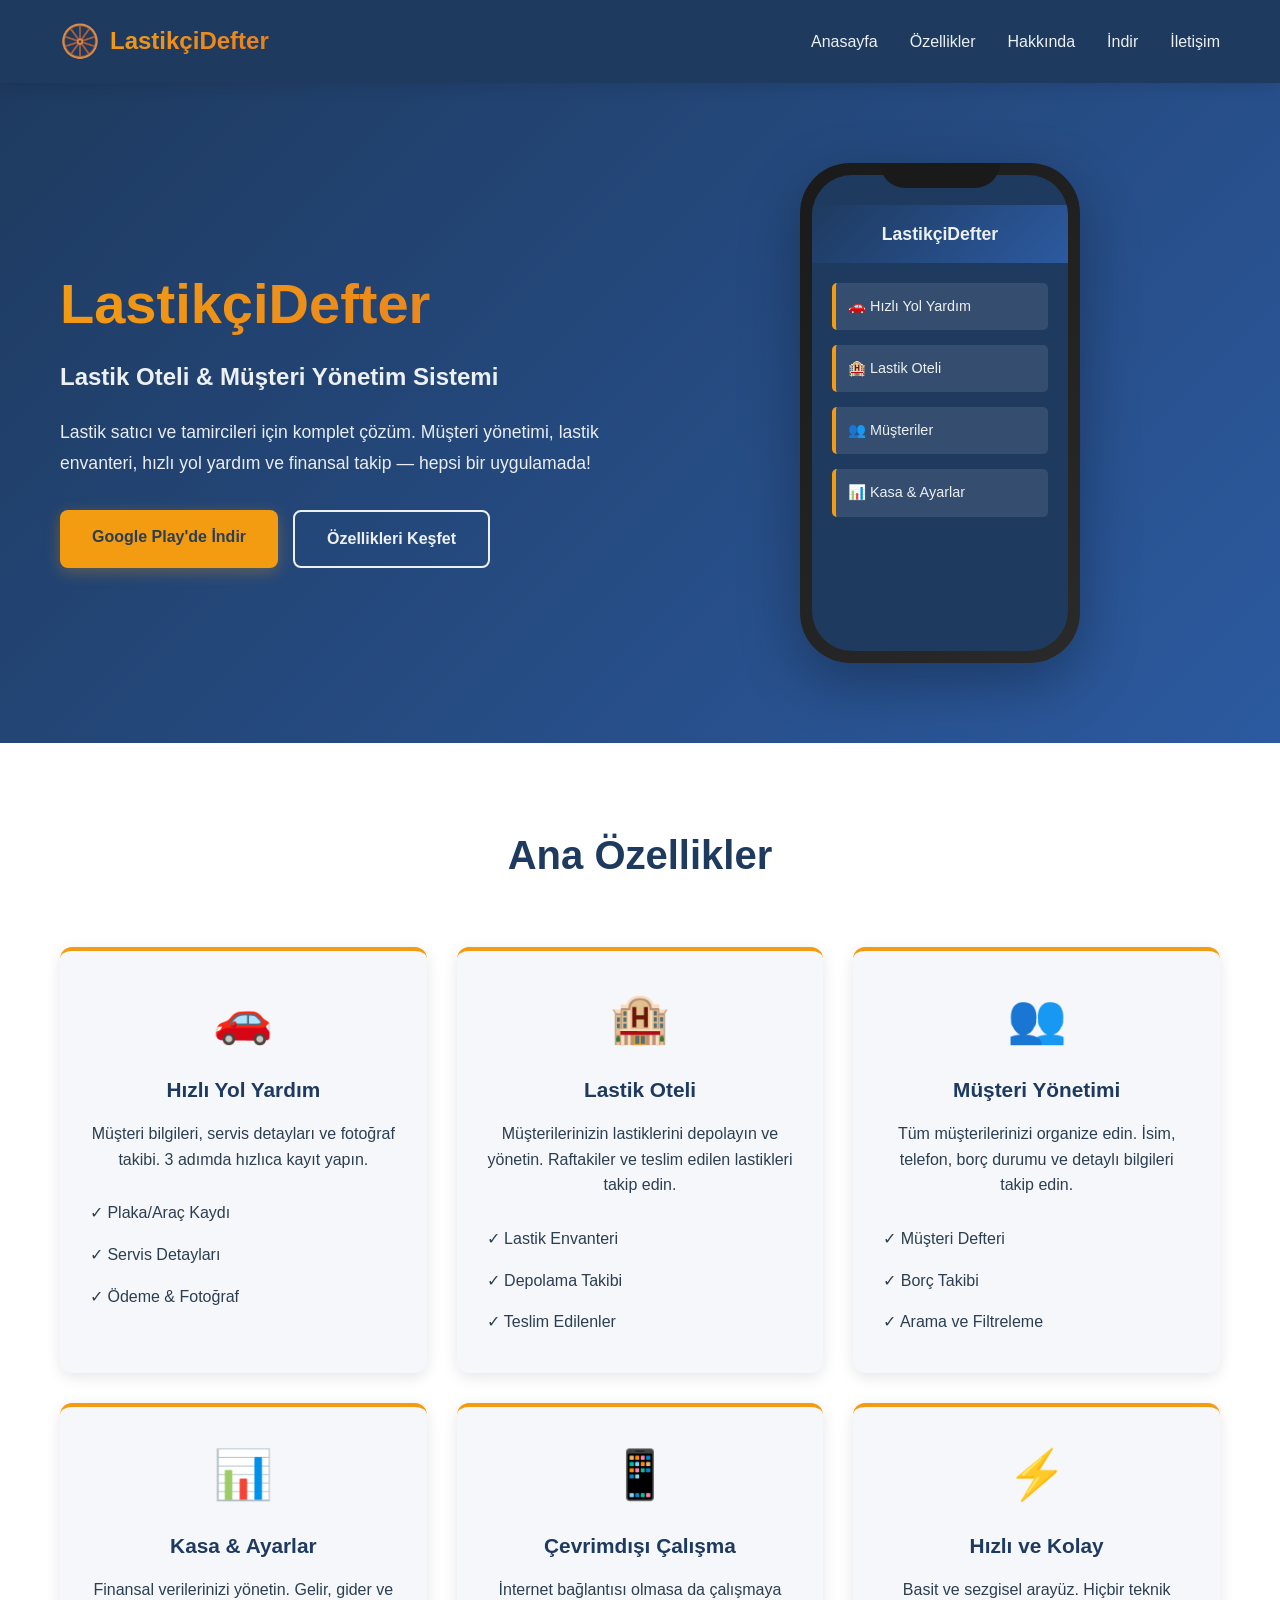
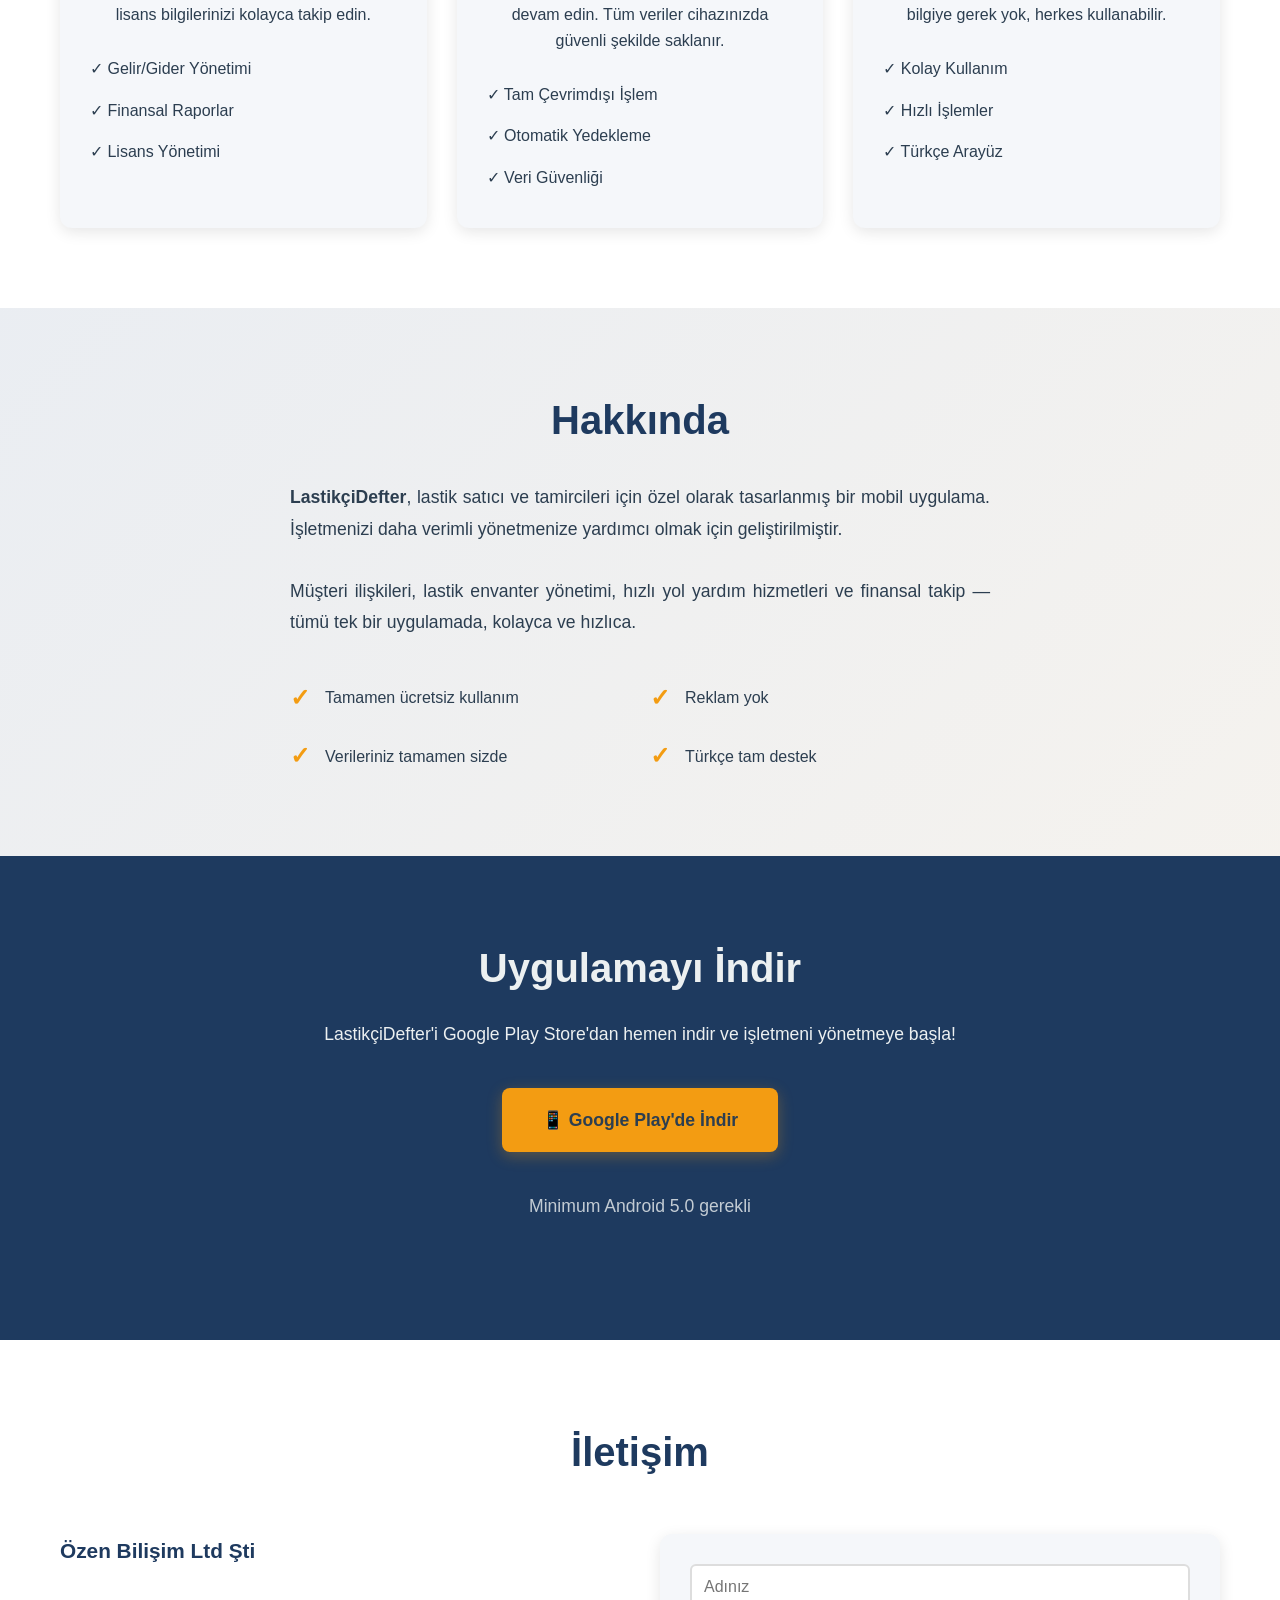
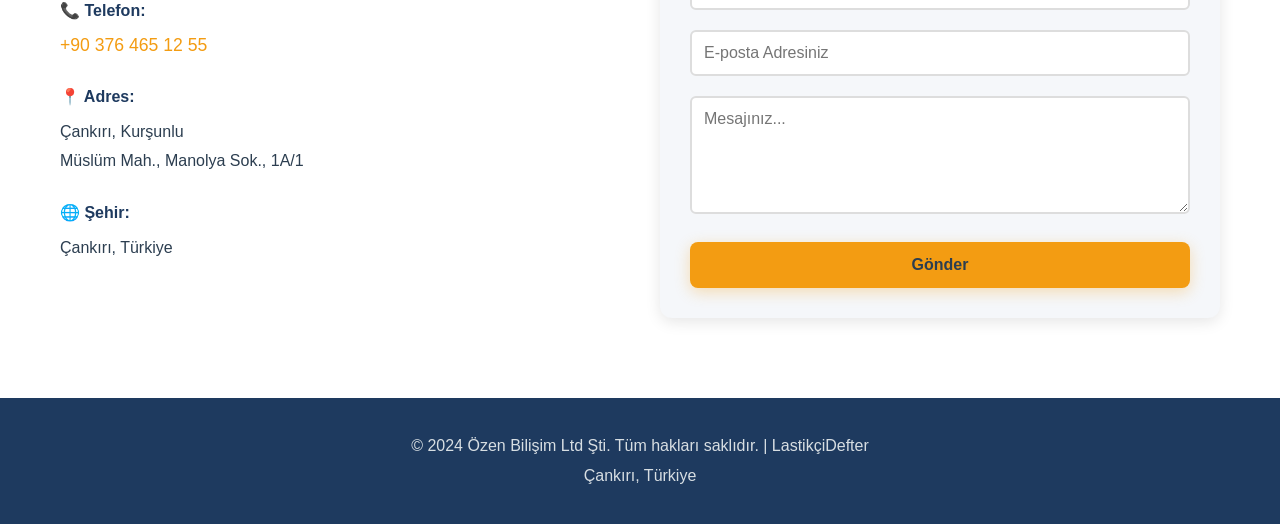
<file: index.html>
<!DOCTYPE html>
<html lang="tr">
<head>
    <meta charset="UTF-8">
    <meta name="viewport" content="width=device-width, initial-scale=1.0">
    <meta name="description" content="LastikçiDefter - Lastik Oteli, Hızlı Yol Yardım ve Müşteri Yönetim Sistemi">
    <meta name="keywords" content="lastik, oteli, hızlı yol yardım, müşteri yönetimi, defter">
    <meta name="author" content="Özen Bilişim Ltd Şti">
    <title>LastikçiDefter - Lastik Oteli & Müşteri Yönetim Uygulaması</title>
    <link rel="stylesheet" href="style.css">
    <link rel="canonical" href="https://atakanunver.github.io/lastikci-defter-web/">
</head>
<body>
    <!-- Navigation -->
    <nav class="navbar">
        <div class="container">
            <div class="logo">
                <span class="logo-icon">🛞</span>
                <span class="logo-text">LastikçiDefter</span>
            </div>
            <ul class="nav-links">
                <li><a href="#home">Anasayfa</a></li>
                <li><a href="#features">Özellikler</a></li>
                <li><a href="#about">Hakkında</a></li>
                <li><a href="#download">İndir</a></li>
                <li><a href="#contact">İletişim</a></li>
            </ul>
        </div>
    </nav>

    <!-- Hero Section -->
    <section id="home" class="hero">
        <div class="container">
            <div class="hero-content">
                <h1>LastikçiDefter</h1>
                <p class="hero-subtitle">Lastik Oteli & Müşteri Yönetim Sistemi</p>
                <p class="hero-description">
                    Lastik satıcı ve tamircileri için komplet çözüm. Müşteri yönetimi, lastik envanteri, 
                    hızlı yol yardım ve finansal takip — hepsi bir uygulamada!
                </p>
                <div class="hero-buttons">
                    <a href="#download" class="btn btn-primary">Google Play'de İndir</a>
                    <a href="#features" class="btn btn-secondary">Özellikleri Keşfet</a>
                </div>
            </div>
            <div class="hero-image">
                <div class="phone-mockup">
                    <div class="phone-screen">
                        <div class="app-preview">
                            <div class="app-header">LastikçiDefter</div>
                            <div class="app-content">
                                <div class="feature-item">🚗 Hızlı Yol Yardım</div>
                                <div class="feature-item">🏨 Lastik Oteli</div>
                                <div class="feature-item">👥 Müşteriler</div>
                                <div class="feature-item">📊 Kasa & Ayarlar</div>
                            </div>
                        </div>
                    </div>
                </div>
            </div>
        </div>
    </section>

    <!-- Features Section -->
    <section id="features" class="features">
        <div class="container">
            <h2>Ana Özellikler</h2>
            <div class="features-grid">
                <!-- Feature 1 -->
                <div class="feature-card">
                    <div class="feature-icon">🚗</div>
                    <h3>Hızlı Yol Yardım</h3>
                    <p>Müşteri bilgileri, servis detayları ve fotoğraf takibi. 3 adımda hızlıca kayıt yapın.</p>
                    <ul class="feature-list">
                        <li>✓ Plaka/Araç Kaydı</li>
                        <li>✓ Servis Detayları</li>
                        <li>✓ Ödeme & Fotoğraf</li>
                    </ul>
                </div>

                <!-- Feature 2 -->
                <div class="feature-card">
                    <div class="feature-icon">🏨</div>
                    <h3>Lastik Oteli</h3>
                    <p>Müşterilerinizin lastiklerini depolayın ve yönetin. Raftakiler ve teslim edilen lastikleri takip edin.</p>
                    <ul class="feature-list">
                        <li>✓ Lastik Envanteri</li>
                        <li>✓ Depolama Takibi</li>
                        <li>✓ Teslim Edilenler</li>
                    </ul>
                </div>

                <!-- Feature 3 -->
                <div class="feature-card">
                    <div class="feature-icon">👥</div>
                    <h3>Müşteri Yönetimi</h3>
                    <p>Tüm müşterilerinizi organize edin. İsim, telefon, borç durumu ve detaylı bilgileri takip edin.</p>
                    <ul class="feature-list">
                        <li>✓ Müşteri Defteri</li>
                        <li>✓ Borç Takibi</li>
                        <li>✓ Arama ve Filtreleme</li>
                    </ul>
                </div>

                <!-- Feature 4 -->
                <div class="feature-card">
                    <div class="feature-icon">📊</div>
                    <h3>Kasa & Ayarlar</h3>
                    <p>Finansal verilerinizi yönetin. Gelir, gider ve lisans bilgilerinizi kolayca takip edin.</p>
                    <ul class="feature-list">
                        <li>✓ Gelir/Gider Yönetimi</li>
                        <li>✓ Finansal Raporlar</li>
                        <li>✓ Lisans Yönetimi</li>
                    </ul>
                </div>

                <!-- Feature 5 -->
                <div class="feature-card">
                    <div class="feature-icon">📱</div>
                    <h3>Çevrimdışı Çalışma</h3>
                    <p>İnternet bağlantısı olmasa da çalışmaya devam edin. Tüm veriler cihazınızda güvenli şekilde saklanır.</p>
                    <ul class="feature-list">
                        <li>✓ Tam Çevrimdışı İşlem</li>
                        <li>✓ Otomatik Yedekleme</li>
                        <li>✓ Veri Güvenliği</li>
                    </ul>
                </div>

                <!-- Feature 6 -->
                <div class="feature-card">
                    <div class="feature-icon">⚡</div>
                    <h3>Hızlı ve Kolay</h3>
                    <p>Basit ve sezgisel arayüz. Hiçbir teknik bilgiye gerek yok, herkes kullanabilir.</p>
                    <ul class="feature-list">
                        <li>✓ Kolay Kullanım</li>
                        <li>✓ Hızlı İşlemler</li>
                        <li>✓ Türkçe Arayüz</li>
                    </ul>
                </div>
            </div>
        </div>
    </section>

    <!-- About Section -->
    <section id="about" class="about">
        <div class="container">
            <div class="about-content">
                <h2>Hakkında</h2>
                <p>
                    <strong>LastikçiDefter</strong>, lastik satıcı ve tamircileri için özel olarak tasarlanmış 
                    bir mobil uygulama. İşletmenizi daha verimli yönetmenize yardımcı olmak için geliştirilmiştir.
                </p>
                <p>
                    Müşteri ilişkileri, lastik envanter yönetimi, hızlı yol yardım hizmetleri ve finansal takip 
                    — tümü tek bir uygulamada, kolayca ve hızlıca.
                </p>
                <div class="about-features">
                    <div class="about-item">
                        <span class="about-number">✓</span>
                        <span class="about-text">Tamamen ücretsiz kullanım</span>
                    </div>
                    <div class="about-item">
                        <span class="about-number">✓</span>
                        <span class="about-text">Reklam yok</span>
                    </div>
                    <div class="about-item">
                        <span class="about-number">✓</span>
                        <span class="about-text">Verileriniz tamamen sizde</span>
                    </div>
                    <div class="about-item">
                        <span class="about-number">✓</span>
                        <span class="about-text">Türkçe tam destek</span>
                    </div>
                </div>
            </div>
        </div>
    </section>

    <!-- Download Section -->
    <section id="download" class="download">
        <div class="container">
            <h2>Uygulamayı İndir</h2>
            <p>LastikçiDefter'i Google Play Store'dan hemen indir ve işletmeni yönetmeye başla!</p>
            <div class="download-buttons">
                <a href="https://play.google.com/store/apps/details?id=com.lastikci.defter" 
                   target="_blank" class="btn btn-primary btn-large">
                    📱 Google Play'de İndir
                </a>
            </div>
            <p class="min-version">Minimum Android 5.0 gerekli</p>
        </div>
    </section>

    <!-- Contact Section -->
    <section id="contact" class="contact">
        <div class="container">
            <h2>İletişim</h2>
            <div class="contact-content">
                <div class="contact-info">
                    <h3>Özen Bilişim Ltd Şti</h3>
                    
                    <div class="contact-item">
                        <span class="contact-label">📞 Telefon:</span>
                        <a href="tel:+903764651255">+90 376 465 12 55</a>
                    </div>

                    <div class="contact-item">
                        <span class="contact-label">📍 Adres:</span>
                        <p>Çankırı, Kurşunlu<br>Müslüm Mah., Manolya Sok., 1A/1</p>
                    </div>

                    <div class="contact-item">
                        <span class="contact-label">🌐 Şehir:</span>
                        <p>Çankırı, Türkiye</p>
                    </div>
                </div>

                <div class="contact-form">
                    <form id="contactForm">
                        <div class="form-group">
                            <input type="text" id="name" name="name" placeholder="Adınız" required>
                        </div>
                        <div class="form-group">
                            <input type="email" id="email" name="email" placeholder="E-posta Adresiniz" required>
                        </div>
                        <div class="form-group">
                            <textarea id="message" name="message" placeholder="Mesajınız..." rows="5" required></textarea>
                        </div>
                        <button type="submit" class="btn btn-primary">Gönder</button>
                    </form>
                </div>
            </div>
        </div>
    </section>

    <!-- Footer -->
    <footer class="footer">
        <div class="container">
            <p>&copy; 2024 Özen Bilişim Ltd Şti. Tüm hakları saklıdır. | LastikçiDefter</p>
            <p>Çankırı, Türkiye</p>
        </div>
    </footer>

    <script src="script.js"></script>
</body>
</html>
</file>
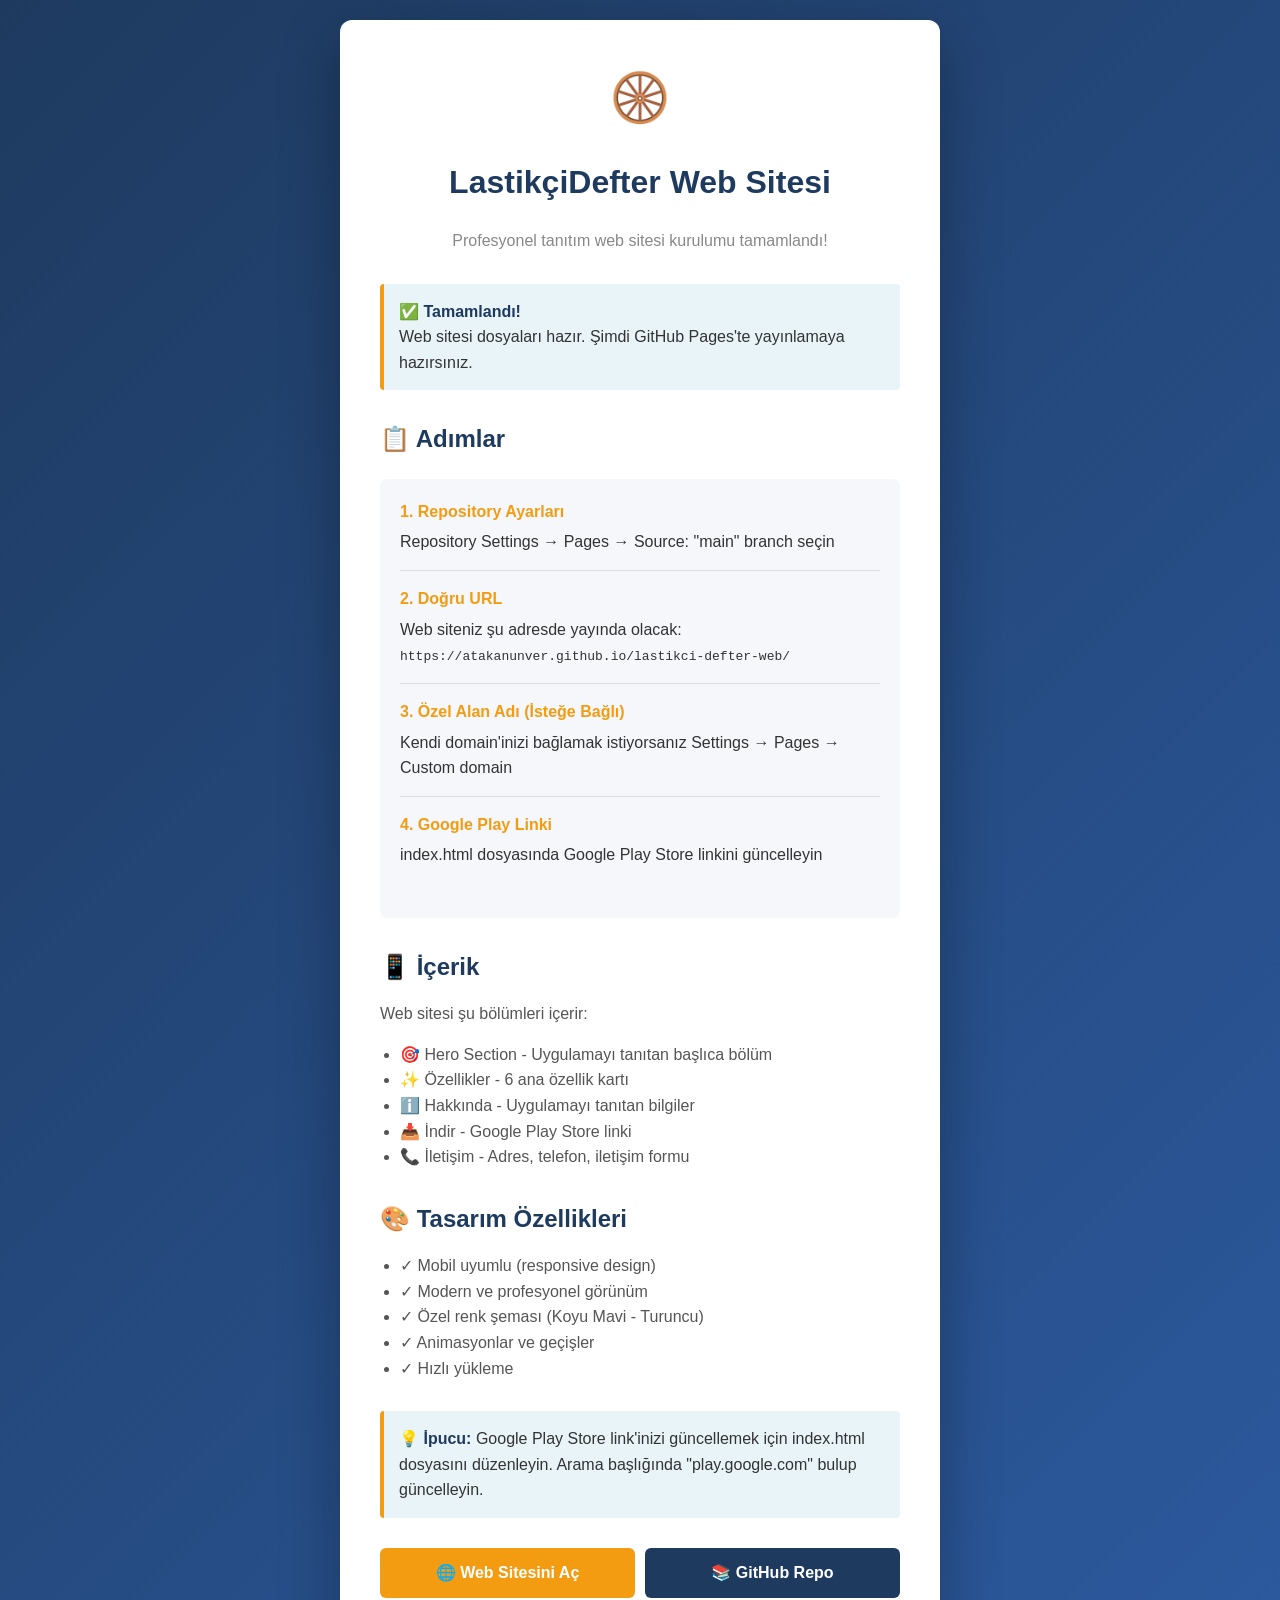
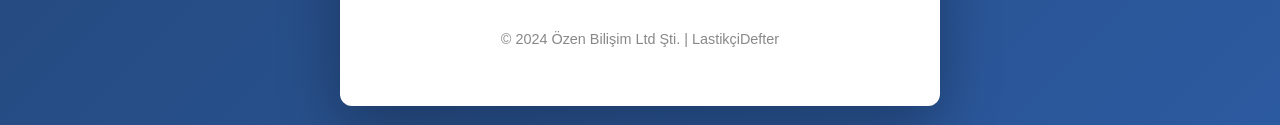
<file: setup.html>
<!DOCTYPE html>
<html lang="tr">
<head>
    <meta charset="UTF-8">
    <meta name="viewport" content="width=device-width, initial-scale=1.0">
    <title>LastikçiDefter - Web Sitesi Kurulumu</title>
    <style>
        * {
            margin: 0;
            padding: 0;
            box-sizing: border-box;
        }
        body {
            font-family: 'Segoe UI', Tahoma, Geneva, Verdana, sans-serif;
            line-height: 1.6;
            color: #333;
            background: linear-gradient(135deg, #1e3a5f 0%, #2c5aa0 100%);
            min-height: 100vh;
            display: flex;
            align-items: center;
            justify-content: center;
            padding: 20px;
        }
        .container {
            background: white;
            border-radius: 12px;
            box-shadow: 0 20px 60px rgba(0, 0, 0, 0.3);
            padding: 40px;
            max-width: 600px;
            width: 100%;
        }
        h1 {
            color: #1e3a5f;
            margin-bottom: 20px;
            text-align: center;
        }
        .logo {
            text-align: center;
            font-size: 3rem;
            margin-bottom: 20px;
        }
        p {
            margin-bottom: 15px;
            color: #555;
        }
        .steps {
            background: #f5f7fa;
            padding: 20px;
            border-radius: 8px;
            margin: 20px 0;
        }
        .step {
            margin-bottom: 15px;
            padding-bottom: 15px;
            border-bottom: 1px solid #ddd;
        }
        .step:last-child {
            border-bottom: none;
        }
        .step strong {
            color: #f39c12;
            display: block;
            margin-bottom: 5px;
        }
        .buttons {
            display: flex;
            gap: 10px;
            margin-top: 30px;
            flex-wrap: wrap;
        }
        .btn {
            flex: 1;
            min-width: 150px;
            padding: 12px 24px;
            border: none;
            border-radius: 6px;
            cursor: pointer;
            font-size: 1rem;
            font-weight: 600;
            text-decoration: none;
            text-align: center;
            transition: all 0.3s ease;
        }
        .btn-primary {
            background-color: #f39c12;
            color: white;
        }
        .btn-primary:hover {
            background-color: #e67e22;
            transform: translateY(-2px);
        }
        .btn-secondary {
            background-color: #1e3a5f;
            color: white;
        }
        .btn-secondary:hover {
            background-color: #2c5aa0;
            transform: translateY(-2px);
        }
        .info-box {
            background: #e8f4f8;
            border-left: 4px solid #f39c12;
            padding: 15px;
            border-radius: 4px;
            margin: 20px 0;
        }
        .info-box strong {
            color: #1e3a5f;
        }
        @media (max-width: 480px) {
            .container {
                padding: 30px 20px;
            }
            h1 {
                font-size: 1.8rem;
            }
            .buttons {
                flex-direction: column;
            }
            .btn {
                min-width: auto;
            }
        }
    </style>
</head>
<body>
    <div class="container">
        <div class="logo">🛞</div>
        <h1>LastikçiDefter Web Sitesi</h1>
        
        <p style="text-align: center; color: #888; margin-bottom: 30px;">
            Profesyonel tanıtım web sitesi kurulumu tamamlandı!
        </p>

        <div class="info-box">
            <strong>✅ Tamamlandı!</strong><br>
            Web sitesi dosyaları hazır. Şimdi GitHub Pages'te yayınlamaya hazırsınız.
        </div>

        <h2 style="color: #1e3a5f; margin-top: 30px; margin-bottom: 15px;">📋 Adımlar</h2>
        <div class="steps">
            <div class="step">
                <strong>1. Repository Ayarları</strong>
                Repository Settings → Pages → Source: "main" branch seçin
            </div>
            <div class="step">
                <strong>2. Doğru URL</strong>
                Web siteniz şu adresde yayında olacak:<br>
                <code>https://atakanunver.github.io/lastikci-defter-web/</code>
            </div>
            <div class="step">
                <strong>3. Özel Alan Adı (İsteğe Bağlı)</strong>
                Kendi domain'inizi bağlamak istiyorsanız Settings → Pages → Custom domain
            </div>
            <div class="step">
                <strong>4. Google Play Linki</strong>
                index.html dosyasında Google Play Store linkini güncelleyin
            </div>
        </div>

        <h2 style="color: #1e3a5f; margin-top: 30px; margin-bottom: 15px;">📱 İçerik</h2>
        <p>Web sitesi şu bölümleri içerir:</p>
        <ul style="margin-left: 20px; color: #555;">
            <li>🎯 Hero Section - Uygulamayı tanıtan başlıca bölüm</li>
            <li>✨ Özellikler - 6 ana özellik kartı</li>
            <li>ℹ️ Hakkında - Uygulamayı tanıtan bilgiler</li>
            <li>📥 İndir - Google Play Store linki</li>
            <li>📞 İletişim - Adres, telefon, iletişim formu</li>
        </ul>

        <h2 style="color: #1e3a5f; margin-top: 30px; margin-bottom: 15px;">🎨 Tasarım Özellikleri</h2>
        <ul style="margin-left: 20px; color: #555;">
            <li>✓ Mobil uyumlu (responsive design)</li>
            <li>✓ Modern ve profesyonel görünüm</li>
            <li>✓ Özel renk şeması (Koyu Mavi - Turuncu)</li>
            <li>✓ Animasyonlar ve geçişler</li>
            <li>✓ Hızlı yükleme</li>
        </ul>

        <div class="info-box" style="margin-top: 30px;">
            <strong>💡 İpucu:</strong> Google Play Store link'inizi güncellemek için index.html dosyasını düzenleyin. 
            Arama başlığında "play.google.com" bulup güncelleyin.
        </div>

        <div class="buttons">
            <a href="index.html" class="btn btn-primary">🌐 Web Sitesini Aç</a>
            <a href="https://github.com/atakanunver/lastikci-defter-web" class="btn btn-secondary" target="_blank">📚 GitHub Repo</a>
        </div>

        <p style="text-align: center; color: #888; margin-top: 30px; font-size: 0.9rem;">
            © 2024 Özen Bilişim Ltd Şti. | LastikçiDefter
        </p>
    </div>
</body>
</html>
</file>
<file: style.css>
/* Root Colors & Variables */
:root {
    --primary-color: #1e3a5f;      /* Koyu mavi */
    --secondary-color: #f39c12;    /* Sarı/turuncu aksent */
    --accent-color: #8b6f47;       /* Kahverengi */
    --text-dark: #2c3e50;
    --text-light: #ecf0f1;
    --bg-light: #f5f7fa;
    --bg-white: #ffffff;
    --shadow: 0 4px 15px rgba(0, 0, 0, 0.1);
    --shadow-hover: 0 8px 25px rgba(0, 0, 0, 0.15);
}

/* General Styles */
* {
    margin: 0;
    padding: 0;
    box-sizing: border-box;
}

html {
    scroll-behavior: smooth;
}

body {
    font-family: 'Segoe UI', Tahoma, Geneva, Verdana, sans-serif;
    line-height: 1.6;
    color: var(--text-dark);
    background-color: var(--bg-light);
}

.container {
    max-width: 1200px;
    margin: 0 auto;
    padding: 0 20px;
}

/* Navigation Bar */
.navbar {
    background-color: var(--primary-color);
    color: var(--text-light);
    padding: 1rem 0;
    position: sticky;
    top: 0;
    box-shadow: var(--shadow);
    z-index: 1000;
}

.navbar .container {
    display: flex;
    justify-content: space-between;
    align-items: center;
}

.logo {
    display: flex;
    align-items: center;
    gap: 10px;
    font-size: 1.5rem;
    font-weight: bold;
    text-decoration: none;
    color: var(--text-light);
}

.logo-icon {
    font-size: 2rem;
}

.logo-text {
    background: linear-gradient(135deg, #f39c12, #e67e22);
    -webkit-background-clip: text;
    -webkit-text-fill-color: transparent;
    background-clip: text;
}

.nav-links {
    display: flex;
    list-style: none;
    gap: 2rem;
}

.nav-links a {
    color: var(--text-light);
    text-decoration: none;
    transition: color 0.3s ease;
    font-weight: 500;
}

.nav-links a:hover {
    color: var(--secondary-color);
}

/* Responsive Navigation */
@media (max-width: 768px) {
    .nav-links {
        flex-direction: column;
        gap: 1rem;
        display: none;
    }

    .nav-links.active {
        display: flex;
    }

    .navbar .container {
        flex-direction: column;
    }
}

/* Hero Section */
.hero {
    background: linear-gradient(135deg, var(--primary-color) 0%, #2c5aa0 100%);
    color: var(--text-light);
    padding: 80px 0;
    min-height: 600px;
    display: flex;
    align-items: center;
}

.hero .container {
    display: grid;
    grid-template-columns: 1fr 1fr;
    gap: 40px;
    align-items: center;
}

.hero-content h1 {
    font-size: 3.5rem;
    margin-bottom: 10px;
    font-weight: 700;
    background: linear-gradient(135deg, #f39c12, #e67e22);
    -webkit-background-clip: text;
    -webkit-text-fill-color: transparent;
    background-clip: text;
}

.hero-subtitle {
    font-size: 1.5rem;
    margin-bottom: 20px;
    color: var(--text-light);
    font-weight: 600;
}

.hero-description {
    font-size: 1.1rem;
    margin-bottom: 30px;
    line-height: 1.8;
    color: rgba(255, 255, 255, 0.9);
}

.hero-buttons {
    display: flex;
    gap: 15px;
    margin-top: 30px;
}

/* Buttons */
.btn {
    display: inline-block;
    padding: 14px 32px;
    border-radius: 8px;
    text-decoration: none;
    font-weight: 600;
    transition: all 0.3s ease;
    border: none;
    cursor: pointer;
    font-size: 1rem;
}

.btn-primary {
    background-color: var(--secondary-color);
    color: var(--text-dark);
    box-shadow: 0 4px 15px rgba(243, 156, 18, 0.3);
}

.btn-primary:hover {
    background-color: #e67e22;
    transform: translateY(-2px);
    box-shadow: 0 6px 20px rgba(243, 156, 18, 0.4);
}

.btn-secondary {
    background-color: transparent;
    color: var(--text-light);
    border: 2px solid var(--text-light);
}

.btn-secondary:hover {
    background-color: var(--text-light);
    color: var(--primary-color);
}

.btn-large {
    padding: 18px 40px;
    font-size: 1.1rem;
}

/* Phone Mockup */
.hero-image {
    display: flex;
    justify-content: center;
    align-items: center;
}

.phone-mockup {
    width: 280px;
    height: 500px;
    background: linear-gradient(135deg, #1a1a1a, #2a2a2a);
    border-radius: 50px;
    padding: 12px;
    box-shadow: 0 20px 60px rgba(0, 0, 0, 0.3);
    position: relative;
}

.phone-mockup::before {
    content: '';
    position: absolute;
    top: 0;
    left: 50%;
    transform: translateX(-50%);
    width: 120px;
    height: 25px;
    background: #1a1a1a;
    border-radius: 0 0 30px 30px;
    z-index: 10;
}

.phone-screen {
    width: 100%;
    height: 100%;
    background: var(--primary-color);
    border-radius: 40px;
    overflow: hidden;
    display: flex;
    flex-direction: column;
    padding-top: 30px;
}

.app-header {
    background: linear-gradient(135deg, var(--primary-color), #2c5aa0);
    color: var(--text-light);
    padding: 15px;
    text-align: center;
    font-weight: bold;
    font-size: 1.1rem;
}

.app-content {
    flex: 1;
    padding: 20px;
    display: flex;
    flex-direction: column;
    gap: 15px;
}

.feature-item {
    background: rgba(255, 255, 255, 0.1);
    border-left: 4px solid var(--secondary-color);
    padding: 12px;
    border-radius: 5px;
    color: var(--text-light);
    font-size: 0.9rem;
}

/* Features Section */
.features {
    padding: 80px 0;
    background-color: var(--bg-white);
}

.features h2 {
    text-align: center;
    font-size: 2.5rem;
    margin-bottom: 60px;
    color: var(--primary-color);
}

.features-grid {
    display: grid;
    grid-template-columns: repeat(auto-fit, minmax(300px, 1fr));
    gap: 30px;
}

.feature-card {
    background: var(--bg-light);
    padding: 30px;
    border-radius: 12px;
    box-shadow: var(--shadow);
    transition: all 0.3s ease;
    border-top: 4px solid var(--secondary-color);
    text-align: center;
}

.feature-card:hover {
    transform: translateY(-10px);
    box-shadow: var(--shadow-hover);
}

.feature-icon {
    font-size: 3rem;
    margin-bottom: 15px;
    display: block;
}

.feature-card h3 {
    color: var(--primary-color);
    margin-bottom: 15px;
    font-size: 1.3rem;
}

.feature-card p {
    color: var(--text-dark);
    margin-bottom: 20px;
    line-height: 1.6;
}

.feature-list {
    list-style: none;
    text-align: left;
}

.feature-list li {
    padding: 8px 0;
    color: var(--text-dark);
    font-weight: 500;
}

/* About Section */
.about {
    padding: 80px 0;
    background: linear-gradient(135deg, rgba(30, 58, 95, 0.05), rgba(243, 156, 18, 0.05));
}

.about-content {
    max-width: 700px;
    margin: 0 auto;
}

.about h2 {
    font-size: 2.5rem;
    color: var(--primary-color);
    margin-bottom: 30px;
    text-align: center;
}

.about p {
    font-size: 1.1rem;
    line-height: 1.8;
    margin-bottom: 30px;
    color: var(--text-dark);
    text-align: justify;
}

.about-features {
    display: grid;
    grid-template-columns: 1fr 1fr;
    gap: 20px;
    margin-top: 40px;
}

.about-item {
    display: flex;
    gap: 15px;
    align-items: center;
}

.about-number {
    font-size: 1.5rem;
    color: var(--secondary-color);
    font-weight: bold;
}

.about-text {
    color: var(--text-dark);
    font-weight: 500;
}

/* Download Section */
.download {
    padding: 80px 0;
    background-color: var(--primary-color);
    color: var(--text-light);
    text-align: center;
}

.download h2 {
    font-size: 2.5rem;
    margin-bottom: 20px;
}

.download > .container > p {
    font-size: 1.1rem;
    margin-bottom: 40px;
}

.download-buttons {
    margin: 40px 0;
}

.min-version {
    font-size: 0.9rem;
    opacity: 0.8;
    margin-top: 20px;
}

/* Contact Section */
.contact {
    padding: 80px 0;
    background-color: var(--bg-white);
}

.contact h2 {
    font-size: 2.5rem;
    color: var(--primary-color);
    margin-bottom: 50px;
    text-align: center;
}

.contact-content {
    display: grid;
    grid-template-columns: 1fr 1fr;
    gap: 40px;
}

.contact-info h3 {
    color: var(--primary-color);
    margin-bottom: 30px;
    font-size: 1.3rem;
}

.contact-item {
    margin-bottom: 25px;
}

.contact-label {
    display: block;
    font-weight: 600;
    color: var(--primary-color);
    margin-bottom: 8px;
}

.contact-item a {
    color: var(--secondary-color);
    text-decoration: none;
    font-weight: 500;
    font-size: 1.1rem;
}

.contact-item a:hover {
    text-decoration: underline;
}

.contact-item p {
    color: var(--text-dark);
    line-height: 1.8;
}

/* Contact Form */
.contact-form {
    background: var(--bg-light);
    padding: 30px;
    border-radius: 12px;
    box-shadow: var(--shadow);
}

.form-group {
    margin-bottom: 20px;
}

.contact-form input,
.contact-form textarea {
    width: 100%;
    padding: 12px;
    border: 2px solid #ddd;
    border-radius: 6px;
    font-family: inherit;
    font-size: 1rem;
    transition: border-color 0.3s ease;
}

.contact-form input:focus,
.contact-form textarea:focus {
    outline: none;
    border-color: var(--primary-color);
}

.contact-form button {
    width: 100%;
}

/* Footer */
.footer {
    background-color: var(--primary-color);
    color: var(--text-light);
    padding: 30px 0;
    text-align: center;
}

.footer p {
    margin: 5px 0;
    opacity: 0.9;
}

/* Responsive Design */
@media (max-width: 768px) {
    .hero .container {
        grid-template-columns: 1fr;
    }

    .hero-content h1 {
        font-size: 2.5rem;
    }

    .hero-buttons {
        flex-direction: column;
    }

    .btn {
        width: 100%;
        text-align: center;
    }

    .phone-mockup {
        display: none;
    }

    .features-grid {
        grid-template-columns: 1fr;
    }

    .about-features {
        grid-template-columns: 1fr;
    }

    .contact-content {
        grid-template-columns: 1fr;
    }

    .features h2,
    .about h2,
    .download h2,
    .contact h2 {
        font-size: 2rem;
    }
}

@media (max-width: 480px) {
    .hero-content h1 {
        font-size: 2rem;
    }

    .hero-subtitle {
        font-size: 1.2rem;
    }

    .features h2,
    .about h2,
    .download h2,
    .contact h2 {
        font-size: 1.5rem;
    }

    .feature-card {
        padding: 20px;
    }

    .feature-icon {
        font-size: 2.5rem;
    }
}

/* Animations */
@keyframes fadeInUp {
    from {
        opacity: 0;
        transform: translateY(30px);
    }
    to {
        opacity: 1;
        transform: translateY(0);
    }
}

.feature-card {
    animation: fadeInUp 0.6s ease-out;
}

.feature-card:nth-child(1) { animation-delay: 0.1s; }
.feature-card:nth-child(2) { animation-delay: 0.2s; }
.feature-card:nth-child(3) { animation-delay: 0.3s; }
.feature-card:nth-child(4) { animation-delay: 0.4s; }
.feature-card:nth-child(5) { animation-delay: 0.5s; }
.feature-card:nth-child(6) { animation-delay: 0.6s; }
</file>
